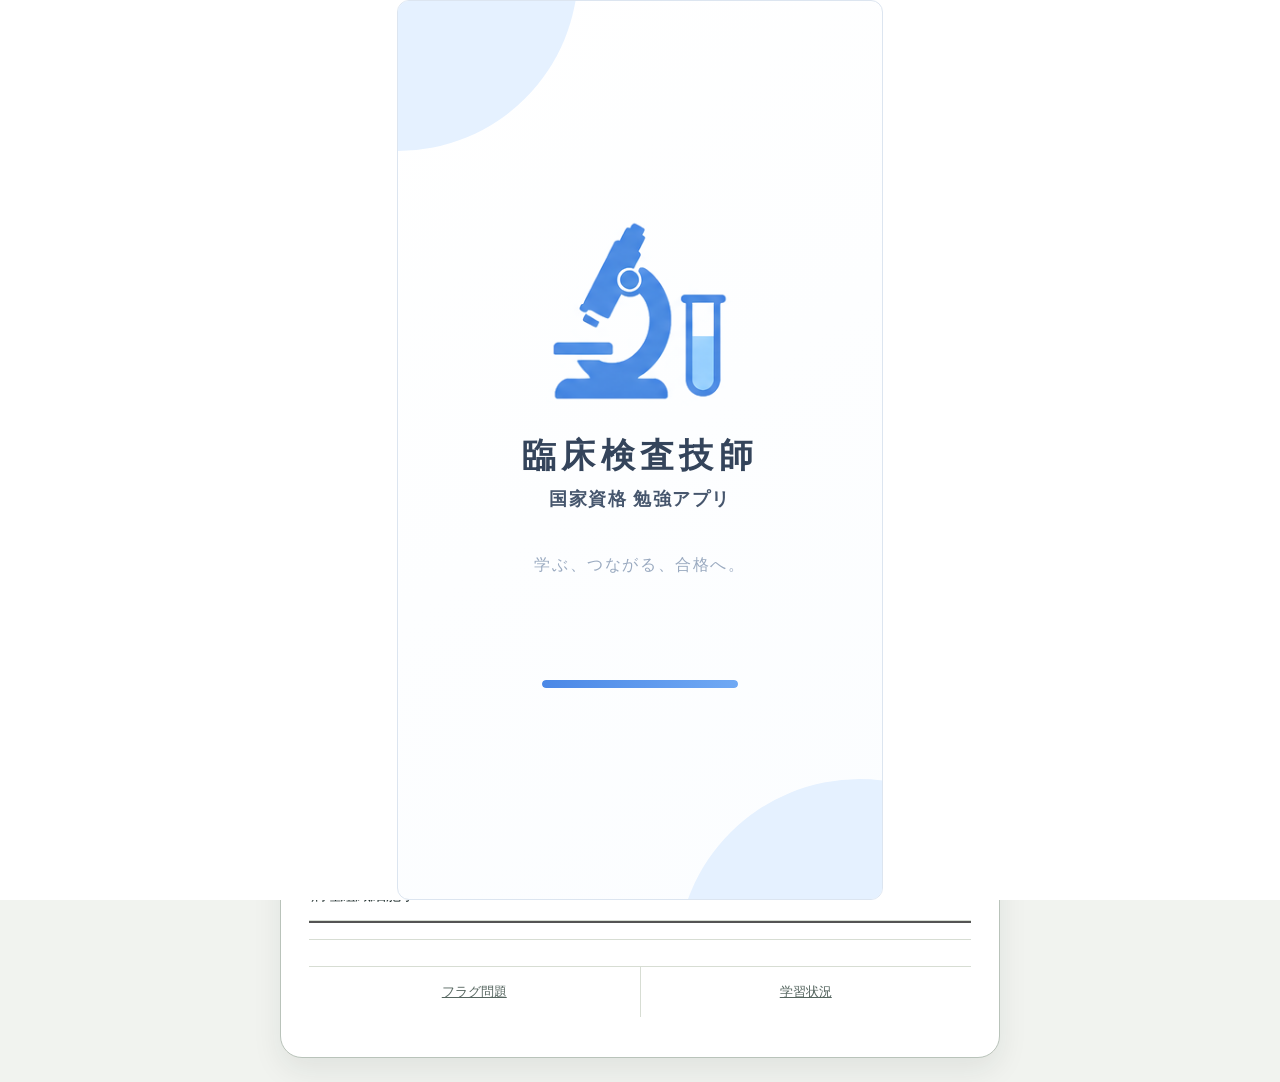
<file: HTML/index.html>
<!DOCTYPE html>
<html lang="ja">
<head>
<meta charset="UTF-8">
<meta name="viewport" content="width=device-width, initial-scale=1.0">
<title>トップ画面｜臨床検査技師国家試験対策アプリ</title>
<link rel="stylesheet" href="../CSS/style.css">
<link rel="manifest" href="./manifest.webmanifest">
<meta name="theme-color" content="#4b88e6">
<meta name="apple-mobile-web-app-capable" content="yes">
<meta name="apple-mobile-web-app-title" content="臨床検査技師">
<link rel="apple-touch-icon" href="./icons/app-192.png">
<script>
  try {
    if (!sessionStorage.getItem("kensa-study-splash-shown")) {
      sessionStorage.setItem("kensa-study-splash-shown", "true");
      document.documentElement.classList.add("show-launch-screen");
    }
  } catch {
    // ストレージが使えない場合は、トップ画面へ戻るたびに表示しない。
  }
</script>
</head>
<body>

<div class="splash-screen" id="app-splash" role="status" aria-label="アプリを起動しています">
  <div class="splash-card">
    <span class="splash-orb splash-orb--top" aria-hidden="true"></span>
    <div class="splash-content">
      <img class="splash-mark" src="./icons/splash-mark.png" alt="">
      <h1>臨床検査技師</h1>
      <p class="splash-subtitle">国家資格 勉強アプリ</p>
      <p class="splash-tagline">学ぶ、つながる、合格へ。</p>
      <div class="splash-progress" aria-hidden="true"><span></span></div>
    </div>
    <span class="splash-orb splash-orb--bottom" aria-hidden="true"></span>
  </div>
</div>

<div class="device">
  <div class="device__body">

    <div class="top-hero">
      <p class="hero-eyebrow">過去問題で学ぶ</p>
      <h2>臨床検査技師<br>国家試験対策</h2>
      <p>年度・分野を選んで問題演習をはじめましょう</p>
    </div>

    <button class="btn btn-primary" id="install-app" type="button" hidden>この端末にアプリを追加</button>
    <p class="offline-note" id="offline-status">初回はオンラインで開いて、オフライン用データの保存が終わるまでお待ちください。</p>
    <details class="install-help">
      <summary>ホーム画面に追加する方法</summary>
      <p>iPhone・iPad：Safariの共有ボタンから「ホーム画面に追加」を選びます。</p>
      <p>Android：表示された「この端末にアプリを追加」ボタン、またはブラウザのメニューからインストールします。</p>
      <p>パソコン：ChromeやEdgeのアドレスバーにあるインストールボタン、またはブラウザのメニューからインストールします。</p>
    </details>

    <p class="section-heading">実施回から選ぶ</p>
    <div class="list-rows list-rows-scrollable">
      <button class="list-row" type="button" data-exam="72" data-session="AM">
        <span>第72回 午前</span>
        <span class="row-arrow">›</span>
      </button>
      <button class="list-row" type="button" data-exam="72" data-session="PM">
        <span>第72回 午後</span>
        <span class="row-arrow">›</span>
      </button>
      <button class="list-row" type="button">
        <span>第71回 午前</span>
        <span class="row-arrow">›</span>
      </button>
      <button class="list-row" type="button">
        <span>第71回 午後</span>
        <span class="row-arrow">›</span>
      </button>
      <button class="list-row" type="button">
        <span>第70回 午前</span>
        <span class="row-arrow">›</span>
      </button>
      <button class="list-row" type="button">
        <span>第70回 午後</span>
        <span class="row-arrow">›</span>
      </button>
      <button class="list-row" type="button">
        <span>第69回 午前</span>
        <span class="row-arrow">›</span>
      </button>
      <button class="list-row" type="button">
        <span>第69回 午後</span>
        <span class="row-arrow">›</span>
      </button>
      <button class="list-row" type="button">
        <span>第68回 午前</span>
        <span class="row-arrow">›</span>
      </button>
      <button class="list-row" type="button">
        <span>第68回 午後</span>
        <span class="row-arrow">›</span>
      </button>
      <button class="list-row" type="button">
        <span>第67回 午前</span>
        <span class="row-arrow">›</span>
      </button>
      <button class="list-row" type="button">
        <span>第67回 午後</span>
        <span class="row-arrow">›</span>
      </button>
      <button class="list-row" type="button">
        <span>第66回 午前</span>
        <span class="row-arrow">›</span>
      </button>
      <button class="list-row" type="button">
        <span>第66回 午後</span>
        <span class="row-arrow">›</span>
      </button>
      <button class="list-row" type="button">
        <span>第65回 午前</span>
        <span class="row-arrow">›</span>
      </button>
      <button class="list-row" type="button">
        <span>第65回 午後</span>
        <span class="row-arrow">›</span>
      </button>
      <button class="list-row" type="button">
        <span>第64回 午前</span>
        <span class="row-arrow">›</span>
      </button>
      <button class="list-row" type="button">
        <span>第64回 午後</span>
        <span class="row-arrow">›</span>
      </button>
      <button class="list-row" type="button">
        <span>第63回 午前</span>
        <span class="row-arrow">›</span>
      </button>
      <button class="list-row" type="button">
        <span>第63回 午後</span>
        <span class="row-arrow">›</span>
      </button>
    </div>

    <p class="section-heading">分野から選ぶ</p>
    <div class="list-rows list-rows-scrollable">
      <button class="list-row" type="button" data-subject="臨床検査医学総論">
        <span>臨床検査医学総論</span>
        <span class="row-arrow">›</span>
      </button>
      <button class="list-row" type="button" data-subject="臨床検査総論">
        <span>臨床検査総論</span>
        <span class="row-arrow">›</span>
      </button>
      <button class="list-row" type="button" data-subject="臨床生理学">
        <span>臨床生理学</span>
        <span class="row-arrow">›</span>
      </button>
      <button class="list-row" type="button" data-subject="臨床化学">
        <span>臨床化学</span>
        <span class="row-arrow">›</span>
      </button>
      <button class="list-row" type="button" data-subject="病理組織細胞学">
        <span>病理組織細胞学</span>
        <span class="row-arrow">›</span>
      </button>
      <button class="list-row" type="button" data-subject="臨床血液学">
        <span>臨床血液学</span>
        <span class="row-arrow">›</span>
      </button>
      <button class="list-row" type="button" data-subject="臨床微生物学">
        <span>臨床微生物学</span>
        <span class="row-arrow">›</span>
      </button>
      <button class="list-row" type="button" data-subject="臨床免疫学">
        <span>臨床免疫学</span>
        <span class="row-arrow">›</span>
      </button>
      <button class="list-row" type="button" data-subject="輸血・移植検査学">
        <span>輸血・移植検査学</span>
        <span class="row-arrow">›</span>
      </button>
      <button class="list-row" type="button" data-subject="公衆衛生学">
        <span>公衆衛生学</span>
        <span class="row-arrow">›</span>
      </button>
      <button class="list-row" type="button" data-subject="医用工学概論">
        <span>医用工学概論</span>
        <span class="row-arrow">›</span>
      </button>
    </div>

    <div class="quick-links">
      <a href="flag-list.html">フラグ問題</a>
      <a href="progress.html">学習状況</a>
    </div>

  </div>
</div>

<script src="../JS/app.js"></script>
</body>
</html>
</file>
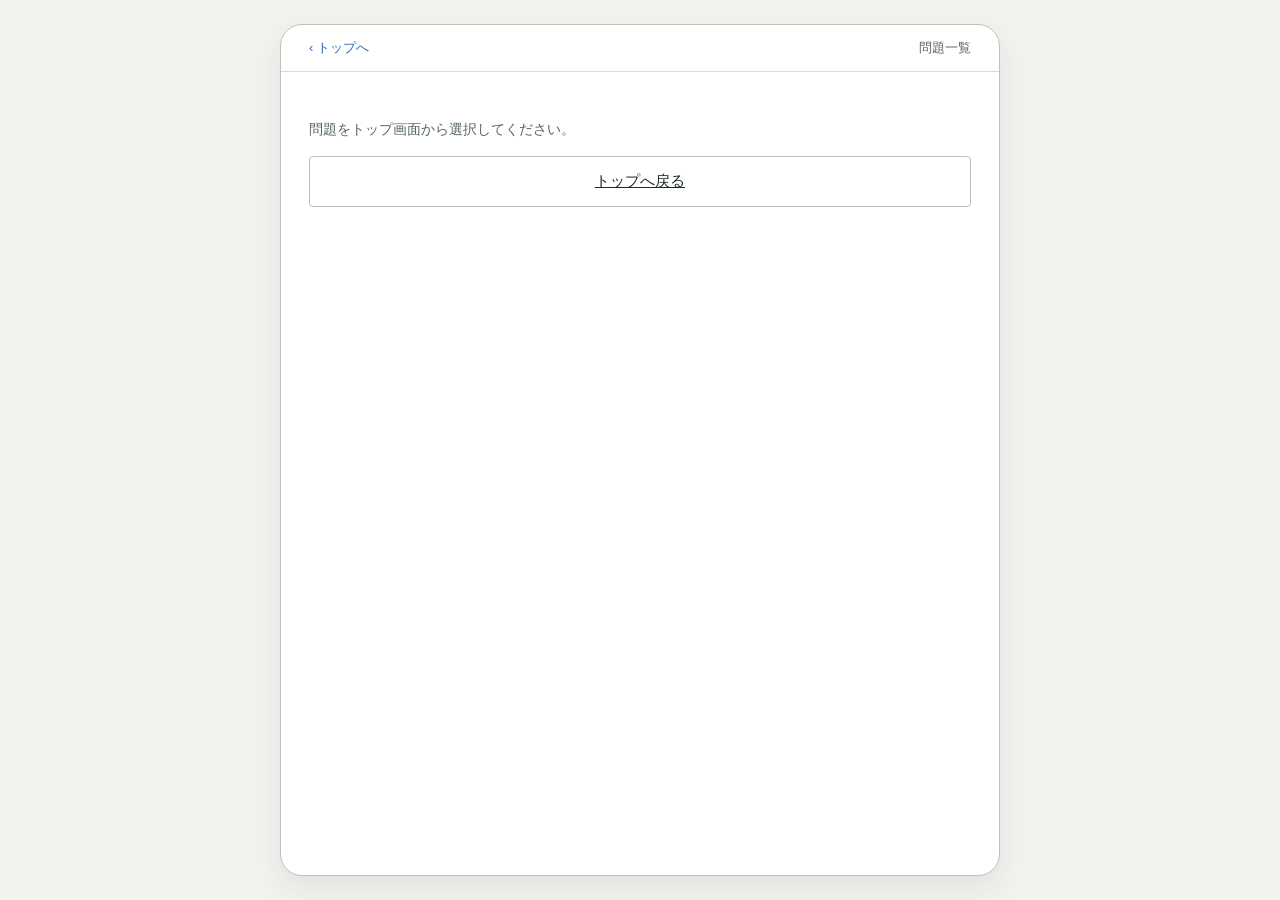
<file: HTML/exam-list.html>
<!DOCTYPE html>
<html lang="ja">
<head>
<meta charset="UTF-8">
<meta name="viewport" content="width=device-width, initial-scale=1.0">
<title>問題一覧｜臨床検査技師国家試験対策アプリ</title>
<link rel="stylesheet" href="../CSS/style.css">
<link rel="manifest" href="./manifest.webmanifest">
<meta name="theme-color" content="#2855a6">
<meta name="apple-mobile-web-app-capable" content="yes">
<meta name="apple-mobile-web-app-title" content="国試対策">
<link rel="apple-touch-icon" href="./icons/app-192.png">
</head>
<body>

<div class="device">
  <div class="device__topbar">
    <a class="topbar-back" href="index.html">‹ トップへ</a>
    <span class="topbar-title" id="exam-list-topbar-title">問題一覧</span>
  </div>
  <div class="device__body">
    <p class="section-heading" id="exam-list-title">問題一覧</p>
    <button class="btn btn-secondary" id="test-mode-button" type="button">テスト形式で解く</button>

    <p class="section-heading">問題を選ぶ</p>
    <div class="list-rows" id="exam-question-list"></div>
  </div>
</div>

<script src="../JS/app.js"></script>
</body>
</html>
</file>
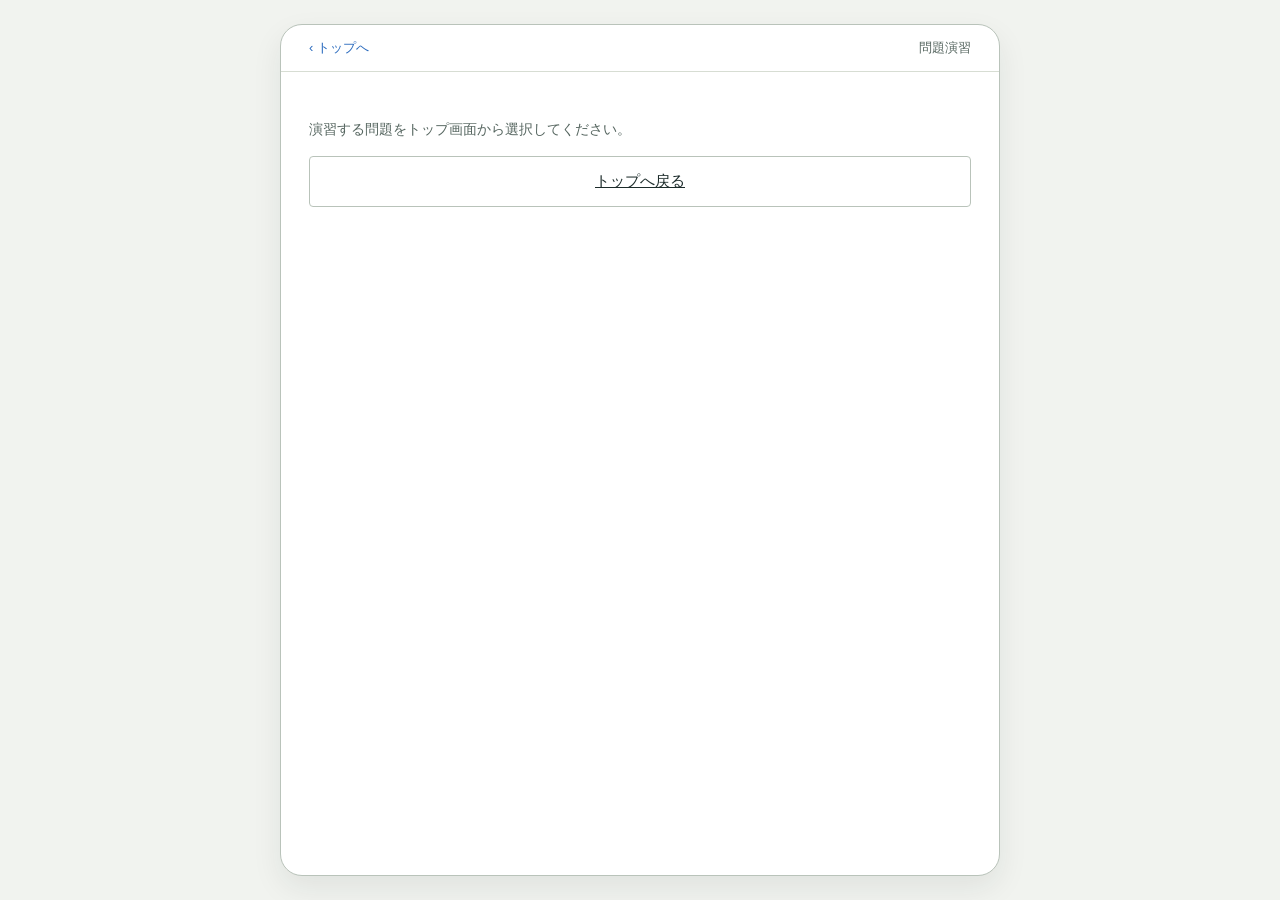
<file: HTML/exam-mode.html>
<!DOCTYPE html>
<html lang="ja">
<head>
<meta charset="UTF-8">
<meta name="viewport" content="width=device-width, initial-scale=1.0">
<title>出題順を選ぶ｜臨床検査技師国家試験対策アプリ</title>
<link rel="stylesheet" href="../CSS/style.css">
<link rel="manifest" href="./manifest.webmanifest">
<meta name="theme-color" content="#2855a6">
<meta name="apple-mobile-web-app-capable" content="yes">
<meta name="apple-mobile-web-app-title" content="国試対策">
<link rel="apple-touch-icon" href="./icons/app-192.png">
</head>
<body>

<div class="device">
  <div class="device__topbar">
    <a class="topbar-back" href="index.html">‹ トップへ</a>
    <span class="topbar-title">問題演習</span>
  </div>
  <div class="device__body">
    <p class="section-heading" id="exam-mode-title">出題順を選ぶ</p>
    <p class="exam-mode-description" id="exam-mode-description"></p>
    <div class="list-rows">
      <button class="list-row" type="button" data-order="sequential">
        <span>上から順に解く</span>
        <span class="row-arrow">›</span>
      </button>
      <button class="list-row" type="button" data-order="random">
        <span>ランダムに解く</span>
        <span class="row-arrow">›</span>
      </button>
    </div>
  </div>
</div>

<script src="../JS/app.js"></script>
</body>
</html>
</file>
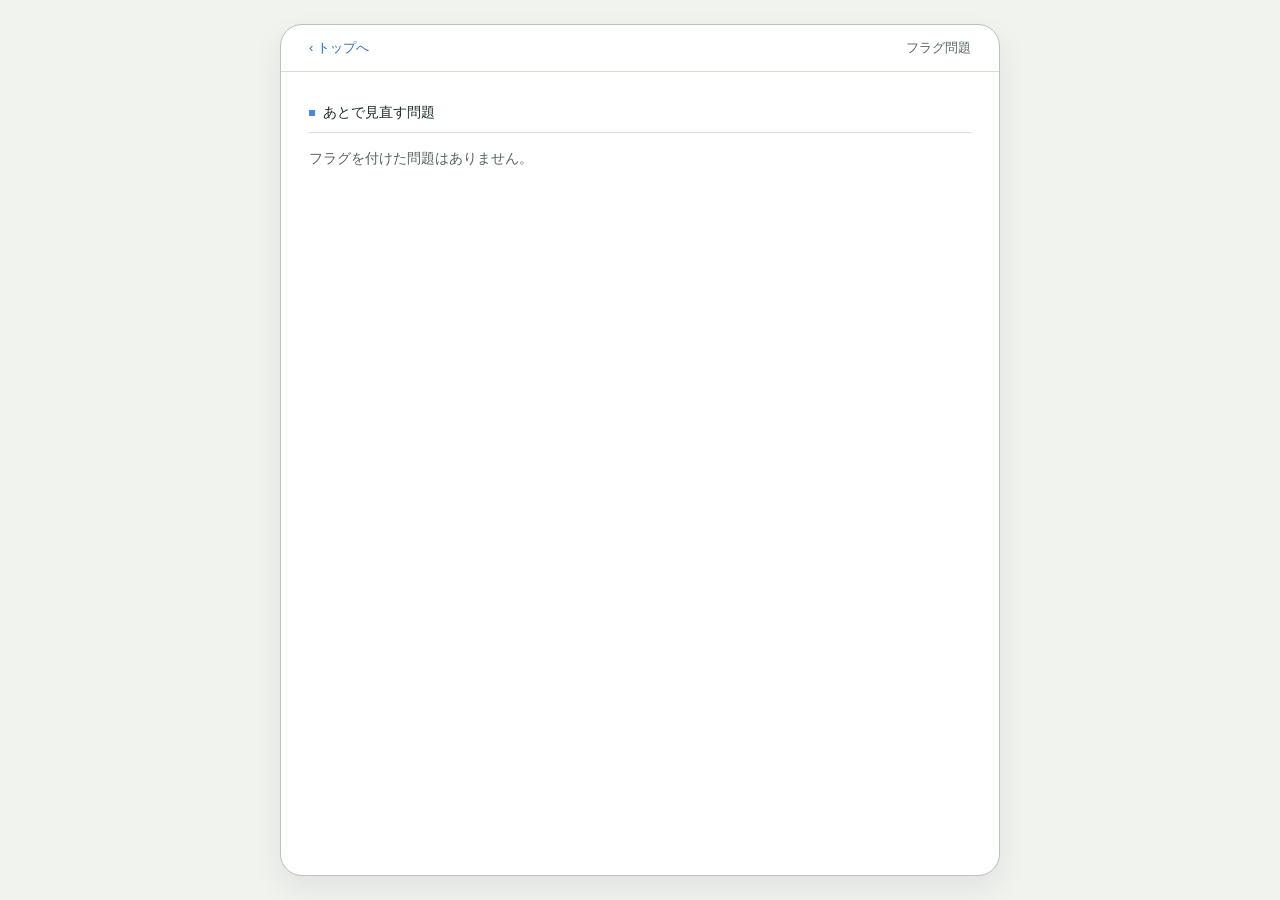
<file: HTML/flag-list.html>
<!DOCTYPE html>
<html lang="ja">
<head>
<meta charset="UTF-8">
<meta name="viewport" content="width=device-width, initial-scale=1.0">
<title>フラグ問題｜臨床検査技師国家試験対策アプリ</title>
<link rel="stylesheet" href="../CSS/style.css">
<link rel="manifest" href="./manifest.webmanifest">
<meta name="theme-color" content="#2855a6">
<meta name="apple-mobile-web-app-capable" content="yes">
<meta name="apple-mobile-web-app-title" content="国試対策">
<link rel="apple-touch-icon" href="./icons/app-192.png">
</head>
<body>

<div class="device">
  <div class="device__topbar">
    <a class="topbar-back" href="index.html">‹ トップへ</a>
    <span class="topbar-title">フラグ問題</span>
  </div>
  <div class="device__body">
    <p class="section-heading">あとで見直す問題</p>
    <div class="list-rows" id="flag-question-list"></div>
  </div>
</div>

<script src="../JS/app.js"></script>
</body>
</html>
</file>
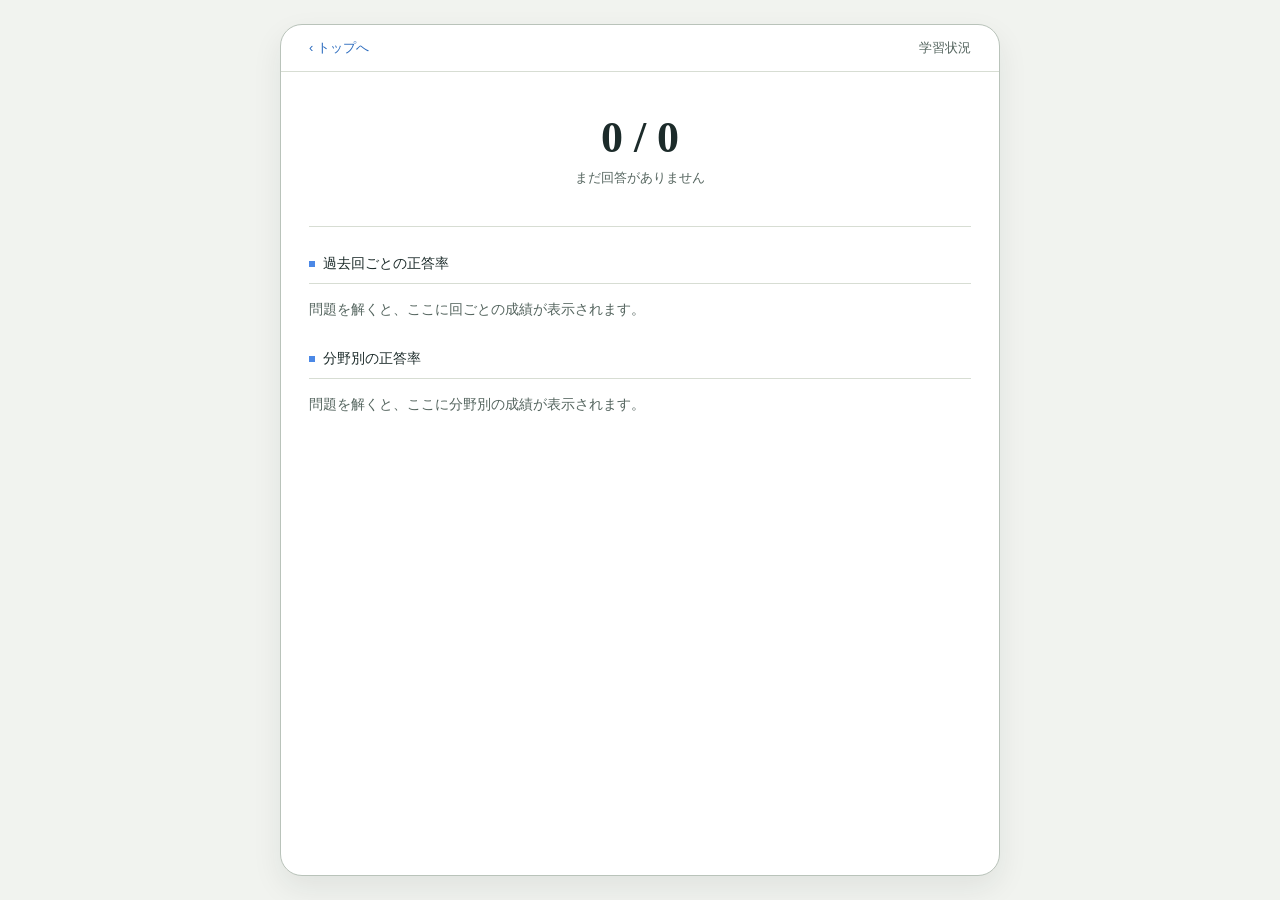
<file: HTML/progress.html>
<!DOCTYPE html>
<html lang="ja">
<head>
<meta charset="UTF-8">
<meta name="viewport" content="width=device-width, initial-scale=1.0">
<title>学習状況｜臨床検査技師国家試験対策アプリ</title>
<link rel="stylesheet" href="../CSS/style.css">
<link rel="manifest" href="./manifest.webmanifest">
<meta name="theme-color" content="#2855a6">
<meta name="apple-mobile-web-app-capable" content="yes">
<meta name="apple-mobile-web-app-title" content="国試対策">
<link rel="apple-touch-icon" href="./icons/app-192.png">
</head>
<body>

<div class="device">
  <div class="device__topbar">
    <a class="topbar-back" href="index.html">‹ トップへ</a>
    <span class="topbar-title">学習状況</span>
  </div>
  <div class="device__body">
    <div class="result-score">
      <div class="score-num" id="progress-total">0 / 0</div>
      <p class="score-rate" id="progress-rate">まだ回答がありません</p>
    </div>

    <p class="section-heading">過去回ごとの正答率</p>
    <div class="list-rows" id="exam-progress-list"></div>

    <p class="section-heading">分野別の正答率</p>
    <div class="list-rows" id="subject-progress-list"></div>
  </div>
</div>

<script src="../JS/app.js"></script>
</body>
</html>
</file>
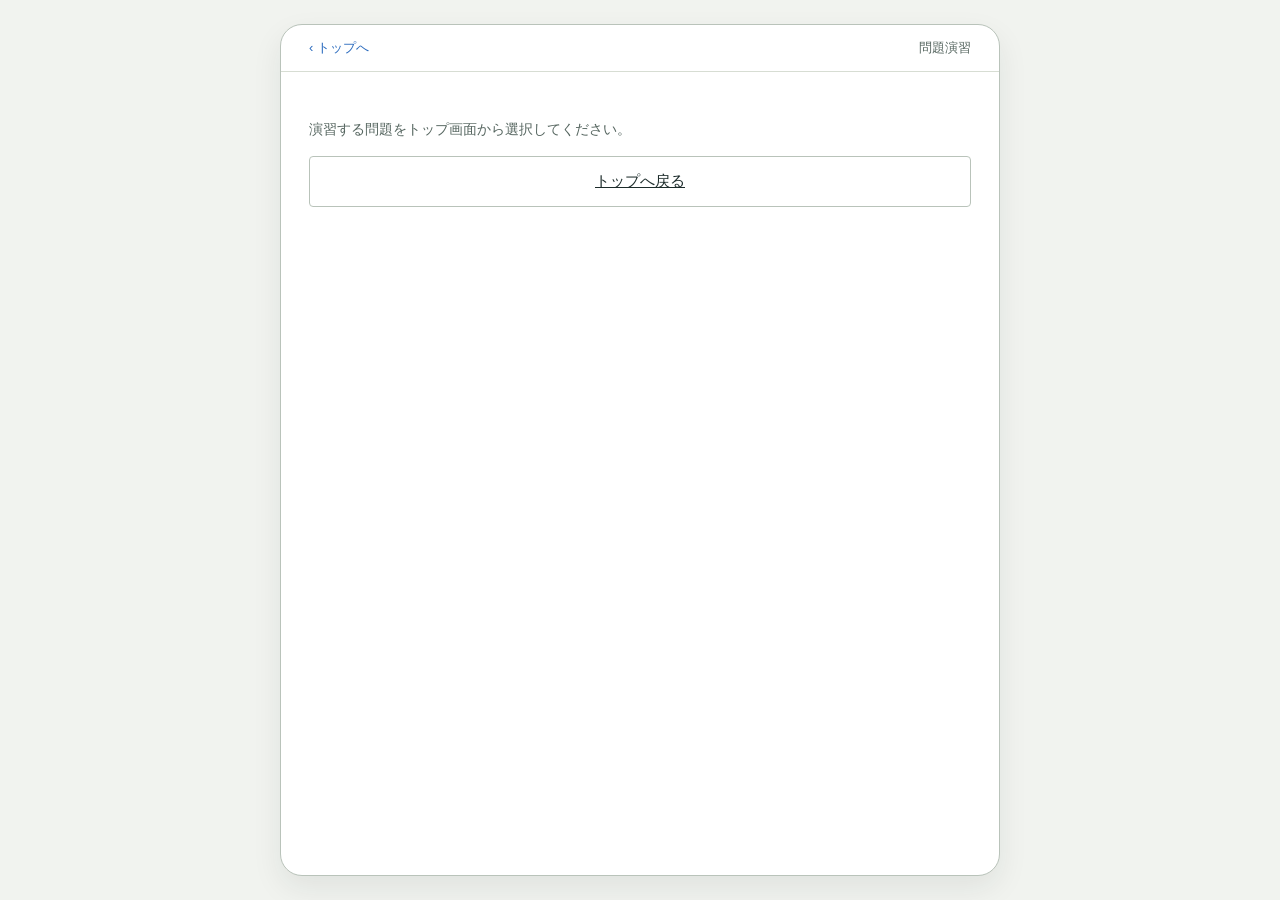
<file: HTML/question.html>
<!DOCTYPE html>
<html lang="ja">
<head>
<meta charset="UTF-8">
<meta name="viewport" content="width=device-width, initial-scale=1.0">
<title>問題画面｜臨床検査技師国家試験対策アプリ</title>
<link rel="stylesheet" href="../CSS/style.css">
<link rel="manifest" href="./manifest.webmanifest">
<meta name="theme-color" content="#2855a6">
<meta name="apple-mobile-web-app-capable" content="yes">
<meta name="apple-mobile-web-app-title" content="国試対策">
<link rel="apple-touch-icon" href="./icons/app-192.png">
</head>
<body>

<div class="device">
  <div class="device__topbar">
    <a class="topbar-back" href="index.html">‹ トップへ</a>
    <span class="topbar-title" id="exam-title">問題演習</span>
  </div>
  <div class="device__body">

    <div class="q-metabar">
      <span id="question-count">読み込み中</span>
      <span class="q-tag" id="question-subject"></span>
      <button class="q-flag-button" id="flag-button" type="button" aria-pressed="false">⚑ フラグを付ける</button>
    </div>
    <div class="q-progress"><span id="progress-bar"></span></div>

    <p class="q-text" id="question-text"></p>

    <div class="q-images" id="question-images"></div>

    <div class="choices" id="choices"></div>

    <div class="q-action">
      <button class="btn btn-primary" id="question-action" type="button">回答を確認する</button>
    </div>

  </div>
</div>

<script src="../JS/app.js"></script>
</body>
</html>
</file>
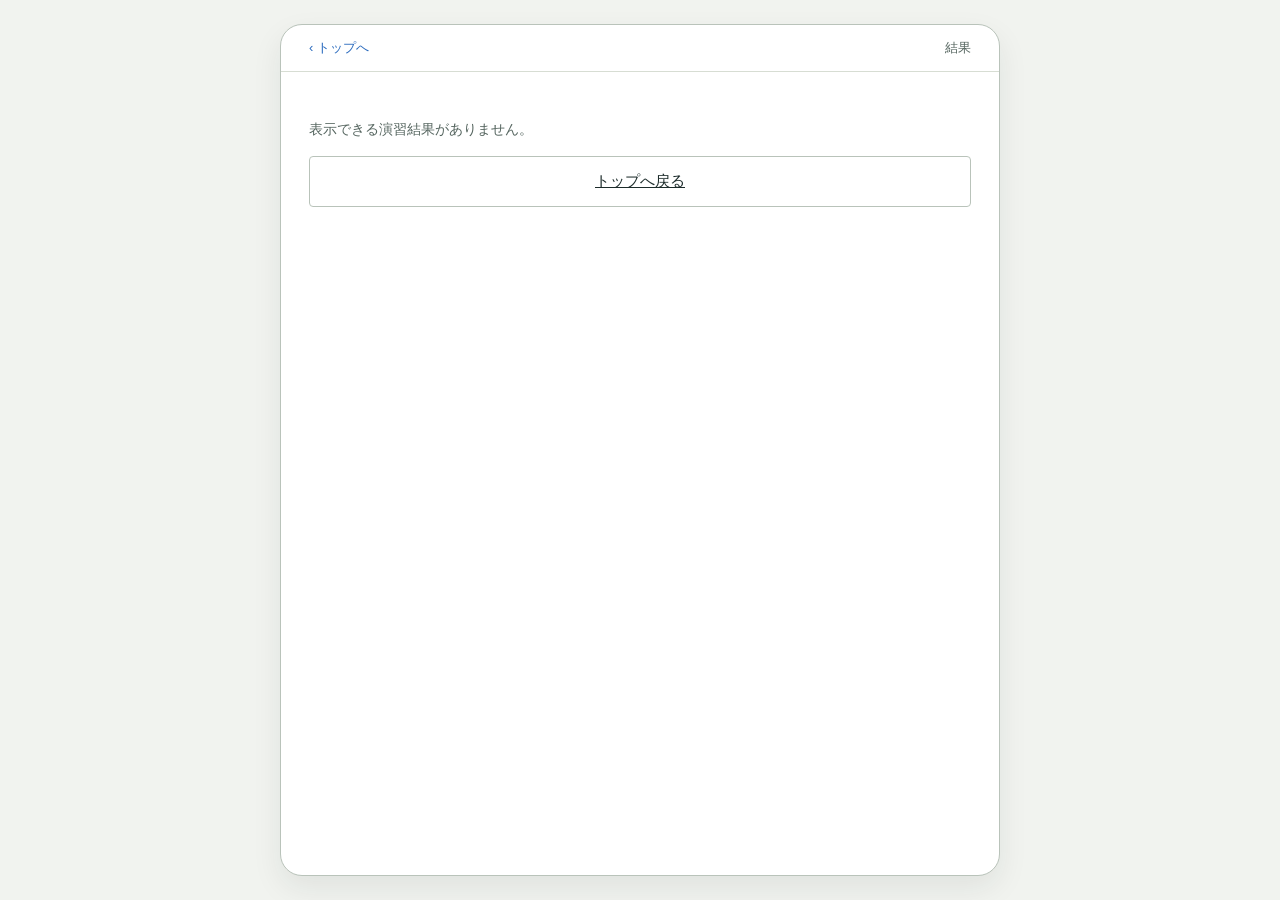
<file: HTML/result.html>
<!DOCTYPE html>
<html lang="ja">
<head>
<meta charset="UTF-8">
<meta name="viewport" content="width=device-width, initial-scale=1.0">
<title>結果画面｜臨床検査技師国家試験対策アプリ</title>
<link rel="stylesheet" href="../CSS/style.css">
<link rel="manifest" href="./manifest.webmanifest">
<meta name="theme-color" content="#2855a6">
<meta name="apple-mobile-web-app-capable" content="yes">
<meta name="apple-mobile-web-app-title" content="国試対策">
<link rel="apple-touch-icon" href="./icons/app-192.png">
</head>
<body>

<div class="device">
  <div class="device__topbar">
    <a class="topbar-back" href="index.html">‹ トップへ</a>
    <span class="topbar-title" id="result-title">結果</span>
  </div>
  <div class="device__body">

    <div class="result-score">
      <div class="score-num" id="score-num">0 / 0</div>
      <p class="score-rate" id="score-rate">正答率 0%</p>
    </div>

    <p class="section-heading">間違えた問題</p>
    <div class="list-rows" id="incorrect-list"></div>

    <div class="result-actions">
      <button class="btn btn-primary" id="retry-button" type="button">もう一度解く</button>
      <a class="btn btn-secondary" href="index.html">トップへ戻る</a>
    </div>

  </div>
</div>

<script src="../JS/app.js"></script>
</body>
</html>
</file>
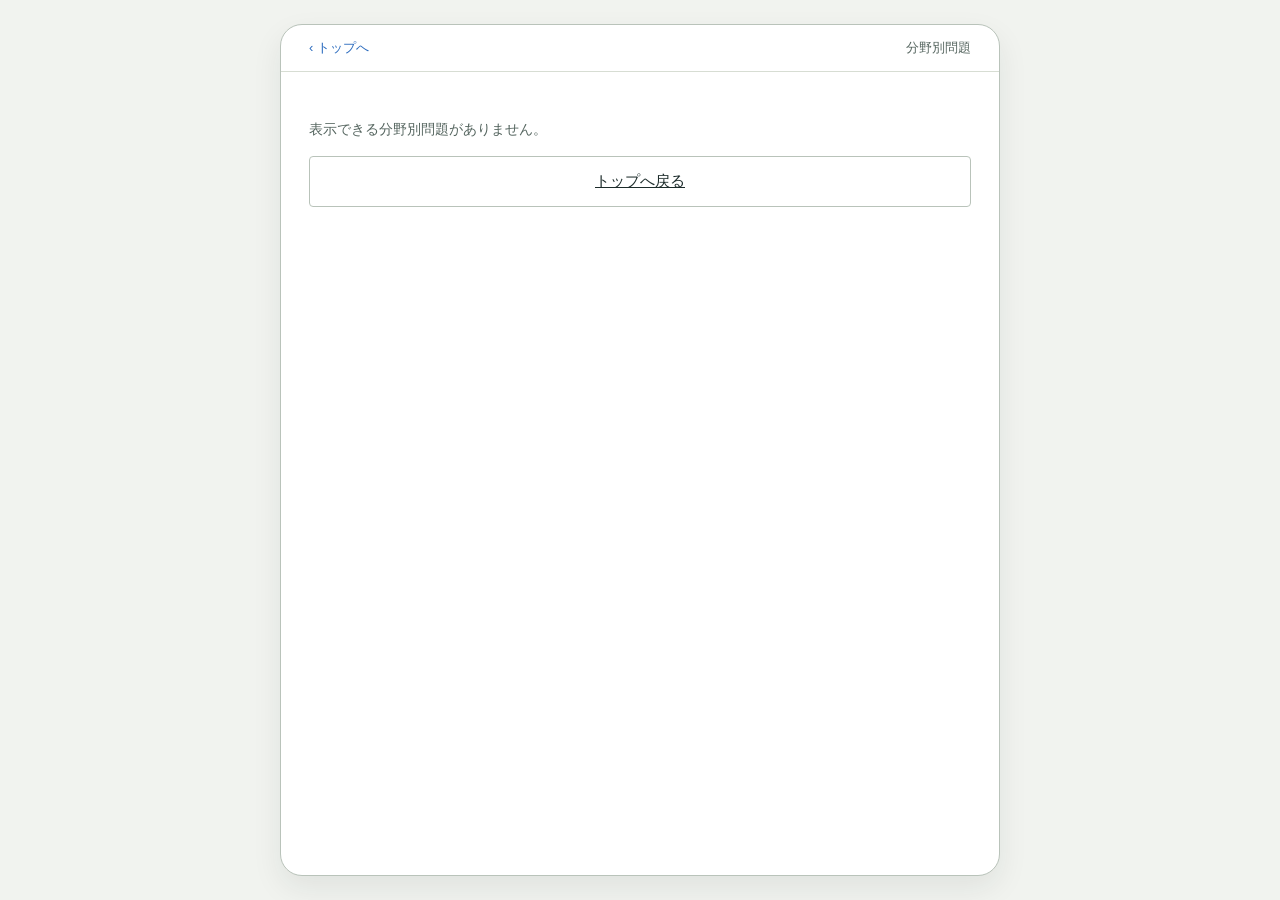
<file: HTML/subject.html>
<!DOCTYPE html>
<html lang="ja">
<head>
<meta charset="UTF-8">
<meta name="viewport" content="width=device-width, initial-scale=1.0">
<title>分野別問題一覧｜臨床検査技師国家試験対策アプリ</title>
<link rel="stylesheet" href="../CSS/style.css">
<link rel="manifest" href="./manifest.webmanifest">
<meta name="theme-color" content="#2855a6">
<meta name="apple-mobile-web-app-capable" content="yes">
<meta name="apple-mobile-web-app-title" content="国試対策">
<link rel="apple-touch-icon" href="./icons/app-192.png">
</head>
<body>

<div class="device">
  <div class="device__topbar">
    <a class="topbar-back" href="index.html">‹ トップへ</a>
    <span class="topbar-title">分野別問題</span>
  </div>
  <div class="device__body">
    <p class="section-heading" id="subject-list-title">問題一覧</p>
    <div class="list-rows" id="subject-question-list"></div>
  </div>
</div>

<script src="../JS/app.js"></script>
</body>
</html>
</file>
<file: CSS/style.css>
/* ---------- Design tokens ---------- */
:root {
  --paper: #f1f3ef;
  --panel: #ffffff;
  --ink: #1c2b2a;
  --ink-soft: #55655f;
  --ink-faint: #8a978f;
  --line: #d7ddd3;
  --line-strong: #b9c3ba;

  --accent: #4b88e6;
  --accent-deep: #2869bd;
  --accent-wash: #eaf3ff;

  --correct: #2f7d46;
  --correct-wash: #eaf5ec;

  --incorrect: #b3452c;
  --incorrect-wash: #fbeee8;

  --tag-bg: #1c2b2a;
  --tag-ink: #f1f3ef;

  --font-head: "Shippori Mincho", serif;
  --font-body: "Zen Kaku Gothic New", "Hiragino Sans", sans-serif;

  --radius-device: 22px;
  --radius-control: 4px;
}

* {
  box-sizing: border-box;
}

html {
  -webkit-text-size-adjust: 100%;
}

body {
  margin: 0;
  min-width: 320px;
  min-height: 100dvh;
  background: var(--paper);
  color: var(--ink);
  font-family: var(--font-body);
  -webkit-font-smoothing: antialiased;
}

:focus-visible {
  outline: 2px solid var(--accent);
  outline-offset: 2px;
}

@media (prefers-reduced-motion: reduce) {
  * {
    transition: none !important;
    animation: none !important;
  }
}

/* ---------- Review page chrome (not part of the app itself) ---------- */
.review-header {
  max-width: 1180px;
  margin: 0 auto;
  padding: 40px 24px 8px;
}

.review-header p.eyebrow {
  margin: 0 0 6px;
  font-size: 13px;
  color: var(--ink-faint);
}

.review-header h1 {
  margin: 0 0 6px;
  font-family: var(--font-head);
  font-weight: 700;
  font-size: 26px;
}

.review-header p.desc {
  margin: 0;
  color: var(--ink-soft);
  font-size: 14px;
  max-width: 60ch;
  line-height: 1.7;
}

.screens-row {
  max-width: 1180px;
  margin: 0 auto;
  padding: 32px 24px 96px;
  display: flex;
  flex-wrap: wrap;
  align-items: flex-start;
  gap: 40px;
}

.screen-block {
  display: flex;
  flex-direction: column;
  gap: 14px;
}

.screen-block .screen-label {
  font-size: 13px;
  color: var(--ink-soft);
  letter-spacing: 0.02em;
}

.screen-block .screen-label strong {
  color: var(--ink);
  font-weight: 500;
}

/* ---------- Device frame ---------- */
.device {
  width: min(100%, 680px);
  min-height: 100dvh;
  margin: 0 auto;
  background: var(--panel);
  border: 0;
  border-radius: 0;
  overflow: hidden;
}

.device__topbar {
  display: flex;
  align-items: center;
  justify-content: space-between;
  padding: 14px clamp(16px, 4vw, 28px);
  border-bottom: 1px solid var(--line);
}

.device__topbar .topbar-title {
  font-size: 13px;
  color: var(--ink-soft);
}

.device__topbar .topbar-back {
  font-size: 13px;
  color: var(--accent-deep);
  text-decoration: none;
}

.device__body {
  padding: clamp(20px, 5vw, 32px) clamp(16px, 4vw, 28px) 32px;
}

/* ---------- Shared controls ---------- */
.section-heading {
  display: flex;
  align-items: center;
  gap: 8px;
  margin: 28px 0 10px;
  font-size: 14px;
  font-weight: 500;
  color: var(--ink);
}

.section-heading::before {
  content: "";
  width: 6px;
  height: 6px;
  background: var(--accent);
}

.section-heading:first-child {
  margin-top: 0;
}

.list-rows {
  border-top: 1px solid var(--line);
}

.list-row {
  width: 100%;
  display: flex;
  align-items: center;
  justify-content: space-between;
  gap: 12px;
  min-height: 52px;
  padding: 13px 2px;
  border-bottom: 1px solid var(--line);
  background: none;
  border-left: none;
  border-right: none;
  font-family: var(--font-body);
  font-size: 15px;
  color: var(--ink);
  text-align: left;
  cursor: pointer;
}

.list-row .row-arrow {
  color: var(--ink-faint);
  font-size: 15px;
}

.row-end {
  display: flex;
  align-items: center;
  gap: 10px;
  flex-shrink: 0;
}

.question-status {
  width: 18px;
  font-size: 18px;
  font-weight: 700;
  text-align: center;
}

.question-status--correct {
  color: var(--correct);
}

.question-status--incorrect {
  color: var(--incorrect);
}

.chip-row {
  display: flex;
  flex-wrap: wrap;
  gap: 8px;
}

.chip {
  padding: 7px 14px;
  border: 1px solid var(--accent);
  border-radius: 999px;
  color: var(--accent-deep);
  font-size: 13px;
  background: none;
}

.quick-links {
  margin-top: 26px;
  border-top: 1px solid var(--line);
  display: flex;
}

.quick-links a,
.quick-links span {
  flex: 1;
  text-align: center;
  padding: 16px 4px;
  font-size: 13px;
  color: var(--ink-soft);
  border-right: 1px solid var(--line);
}

.quick-links a:last-child,
.quick-links span:last-child {
  border-right: none;
}

.exam-mode-description {
  margin: -2px 0 14px;
  font-size: 13px;
  color: var(--ink-soft);
}

.btn {
  display: block;
  width: 100%;
  padding: 15px 20px;
  border-radius: var(--radius-control);
  font-family: var(--font-body);
  font-size: 15px;
  font-weight: 500;
  text-align: center;
  border: 1px solid transparent;
  cursor: pointer;
}

.btn-primary {
  background: var(--accent);
  color: #fff;
}

.btn-secondary {
  background: none;
  border-color: var(--line-strong);
  color: var(--ink);
}

.btn[hidden] {
  display: none;
}

/* ---------- Top screen ---------- */
.top-hero {
  padding-bottom: 20px;
  border-bottom: 1px solid var(--line);
}

.top-hero .hero-eyebrow {
  margin: 0 0 10px;
  font-size: 12px;
  color: var(--ink-faint);
}

.top-hero h2 {
  margin: 0 0 8px;
  font-family: var(--font-head);
  font-weight: 700;
  font-size: 24px;
  line-height: 1.5;
}

.top-hero p {
  margin: 0;
  font-size: 13px;
  color: var(--ink-soft);
}

.offline-note,
.install-help {
  margin: 12px 0;
  font-size: 12px;
  line-height: 1.7;
  color: var(--ink-soft);
}

.install-help summary {
  cursor: pointer;
  color: var(--accent-deep);
}

.install-help p {
  margin: 8px 0;
}

/* ---------- Launch screen ---------- */
.splash-screen {
  position: fixed;
  z-index: 20;
  inset: 0;
  display: none;
  place-items: center;
  background: #fff;
  opacity: 1;
  visibility: visible;
  transition: opacity 280ms ease, visibility 280ms ease;
}

html.show-launch-screen .splash-screen {
  display: grid;
}

.splash-screen.is-hidden {
  opacity: 0;
  visibility: hidden;
  pointer-events: none;
}

.splash-card {
  position: relative;
  isolation: isolate;
  width: min(100%, 486px);
  height: min(100dvh, 994px);
  min-height: 620px;
  overflow: hidden;
  display: grid;
  place-items: center;
  border: 1px solid #dce5f0;
  border-radius: 12px;
  background: linear-gradient(145deg, #fff 0%, #fbfdff 100%);
}

.splash-content {
  position: relative;
  z-index: 1;
  width: 100%;
  padding: 24px;
  margin-top: 4px;
  text-align: center;
}

.splash-mark {
  display: block;
  width: 190px;
  height: 190px;
  object-fit: contain;
  margin: 0 auto 26px;
}

.splash-content h1 {
  margin: 0;
  color: #34445b;
  font-size: clamp(25px, 6vw, 34px);
  font-weight: 600;
  letter-spacing: 0.16em;
}

.splash-subtitle {
  margin: 8px 0 0;
  color: #46566d;
  font-size: 18px;
  font-weight: 600;
  letter-spacing: 0.08em;
}

.splash-tagline {
  margin: 44px 0 0;
  color: #9aaac0;
  font-size: 16px;
  letter-spacing: 0.1em;
}

.splash-progress {
  width: min(196px, 60%);
  height: 8px;
  margin: 104px auto 0;
  overflow: hidden;
  border-radius: 999px;
  background: #dcecff;
}

.splash-progress span {
  display: block;
  width: 0;
  height: 100%;
  border-radius: inherit;
  background: linear-gradient(90deg, #4b88e6, #70a9f4);
  animation: splash-load 1.35s ease-out forwards;
}

.splash-orb {
  position: absolute;
  z-index: 0;
  width: 360px;
  height: 360px;
  border-radius: 50%;
  background: #e5f1ff;
}

.splash-orb--top {
  top: -210px;
  left: -180px;
}

.splash-orb--bottom {
  right: -160px;
  bottom: -245px;
  width: 365px;
  height: 365px;
}

@keyframes splash-load {
  to { width: 100%; }
}

@media (max-width: 520px) {
  .splash-card {
    width: 100%;
    height: 100dvh;
    min-height: 0;
    border: 0;
    border-radius: 0;
  }

  .splash-mark {
    width: 172px;
    height: 172px;
    margin-bottom: 24px;
  }

  .splash-progress {
    margin-top: 90px;
  }
}

@media (max-height: 650px) {
  .splash-card { min-height: 0; }
  .splash-mark { width: 132px; height: 132px; margin-bottom: 16px; }
  .splash-tagline { margin-top: 24px; }
  .splash-progress { margin-top: 44px; }
}

@media (prefers-reduced-motion: reduce) {
  .splash-screen { transition: none; }
  .splash-progress span { animation-duration: 1ms; }
}

/* ---------- Question screen ---------- */
.q-metabar {
  display: flex;
  align-items: center;
  justify-content: space-between;
  gap: 8px;
  flex-wrap: wrap;
  font-size: 13px;
  color: var(--ink-soft);
}

.q-metabar .q-tag {
  background: var(--tag-bg);
  color: var(--tag-ink);
  padding: 3px 10px;
  border-radius: 999px;
  font-size: 12px;
}

.q-flag-button {
  padding: 3px 8px;
  border: 1px solid var(--line-strong);
  border-radius: 999px;
  background: var(--panel);
  color: var(--ink-soft);
  font-family: var(--font-body);
  font-size: 11px;
  cursor: pointer;
}

.q-flag-button[aria-pressed="true"] {
  border-color: var(--accent);
  background: var(--accent-wash);
  color: var(--accent-deep);
}

.q-progress {
  margin-top: 12px;
  height: 3px;
  background: var(--line);
}

.q-progress span {
  display: block;
  height: 100%;
  width: 34%;
  background: var(--accent);
}

.q-text {
  margin: 22px 0 18px;
  font-size: clamp(15px, 2.5vw, 17px);
  line-height: 1.85;
  color: var(--ink);
}

.q-image {
  margin-bottom: 22px;
  aspect-ratio: 4 / 3;
  border: 1px dashed var(--line-strong);
  background: var(--accent-wash);
  display: flex;
  align-items: center;
  justify-content: center;
  font-size: 12px;
  color: var(--ink-faint);
}

.q-images:empty {
  display: none;
}

img.q-image {
  width: 100%;
  height: auto;
  object-fit: contain;
}

.choices {
  border-top: 1px solid var(--line);
}

.choice {
  display: flex;
  align-items: flex-start;
  gap: 10px;
  padding: 14px 4px;
  border-bottom: 1px solid var(--line);
  font-size: 14.5px;
  line-height: 1.6;
  border-left: 3px solid transparent;
}

.choice:has(input:not(:disabled)) {
  cursor: pointer;
}

.choice input {
  margin: 4px 0 0;
  accent-color: var(--accent);
  flex-shrink: 0;
}

.empty-message,
.app-message {
  color: var(--ink-soft);
  font-size: 14px;
  line-height: 1.7;
}

.choice .choice-num {
  flex-shrink: 0;
  color: var(--ink-soft);
}

.choice-tag {
  margin-left: auto;
  font-size: 11px;
  padding: 2px 8px;
  border-radius: 999px;
  flex-shrink: 0;
}

.choice--correct {
  background: var(--correct-wash);
  border-left-color: var(--correct);
}

.choice--correct .choice-tag {
  background: var(--correct);
  color: #fff;
}

.choice--incorrect {
  background: var(--incorrect-wash);
  border-left-color: var(--incorrect);
}

.choice--incorrect .choice-tag {
  background: var(--incorrect);
  color: #fff;
}

.q-action {
  margin-top: 22px;
}

/* ---------- Result screen ---------- */
.result-score {
  text-align: center;
  padding: 8px 0 26px;
  border-bottom: 1px solid var(--line);
}

.result-score .score-num {
  font-family: var(--font-head);
  font-weight: 700;
  font-size: 44px;
  color: var(--ink);
}

.result-score .score-rate {
  margin-top: 6px;
  font-size: 13px;
  color: var(--ink-soft);
}

.result-actions {
  margin-top: 28px;
  display: flex;
  flex-direction: column;
  gap: 10px;
}

/* ---------- 年度選択エリアのスクロール対応 ---------- */
.list-rows-scrollable {
  max-height: clamp(156px, 30vh, 300px);
  overflow-y: auto;
  border-bottom: 1px solid var(--line);
  scrollbar-width: thin;
  scrollbar-color: var(--line-strong) transparent;
}

.list-rows-scrollable::-webkit-scrollbar {
  width: 6px;
}

.list-rows-scrollable::-webkit-scrollbar-thumb {
  background-color: var(--line-strong);
  border-radius: 3px;
}

.list-rows-scrollable::-webkit-scrollbar-track {
  background: transparent;
}

/* ---------- Tablet / desktop ---------- */
@media (min-width: 481px) {
  body {
    display: flex;
    justify-content: center;
    padding: 24px 16px;
  }

  .device {
    min-height: auto;
    border: 1px solid var(--line-strong);
    border-radius: var(--radius-device);
    box-shadow: 0 12px 30px rgba(28, 43, 42, 0.08);
  }
}

@media (min-width: 768px) {
  .device {
    width: min(100%, 720px);
  }

  .device__body {
    padding-top: 32px;
    padding-bottom: 40px;
  }

  .list-rows-scrollable {
    max-height: 280px;
  }
}

/* ---------- Small screens ---------- */
@media (max-width: 380px) {
  .q-metabar {
    align-items: flex-start;
  }

  .q-flag-button {
    margin-left: auto;
  }
}
</file>
